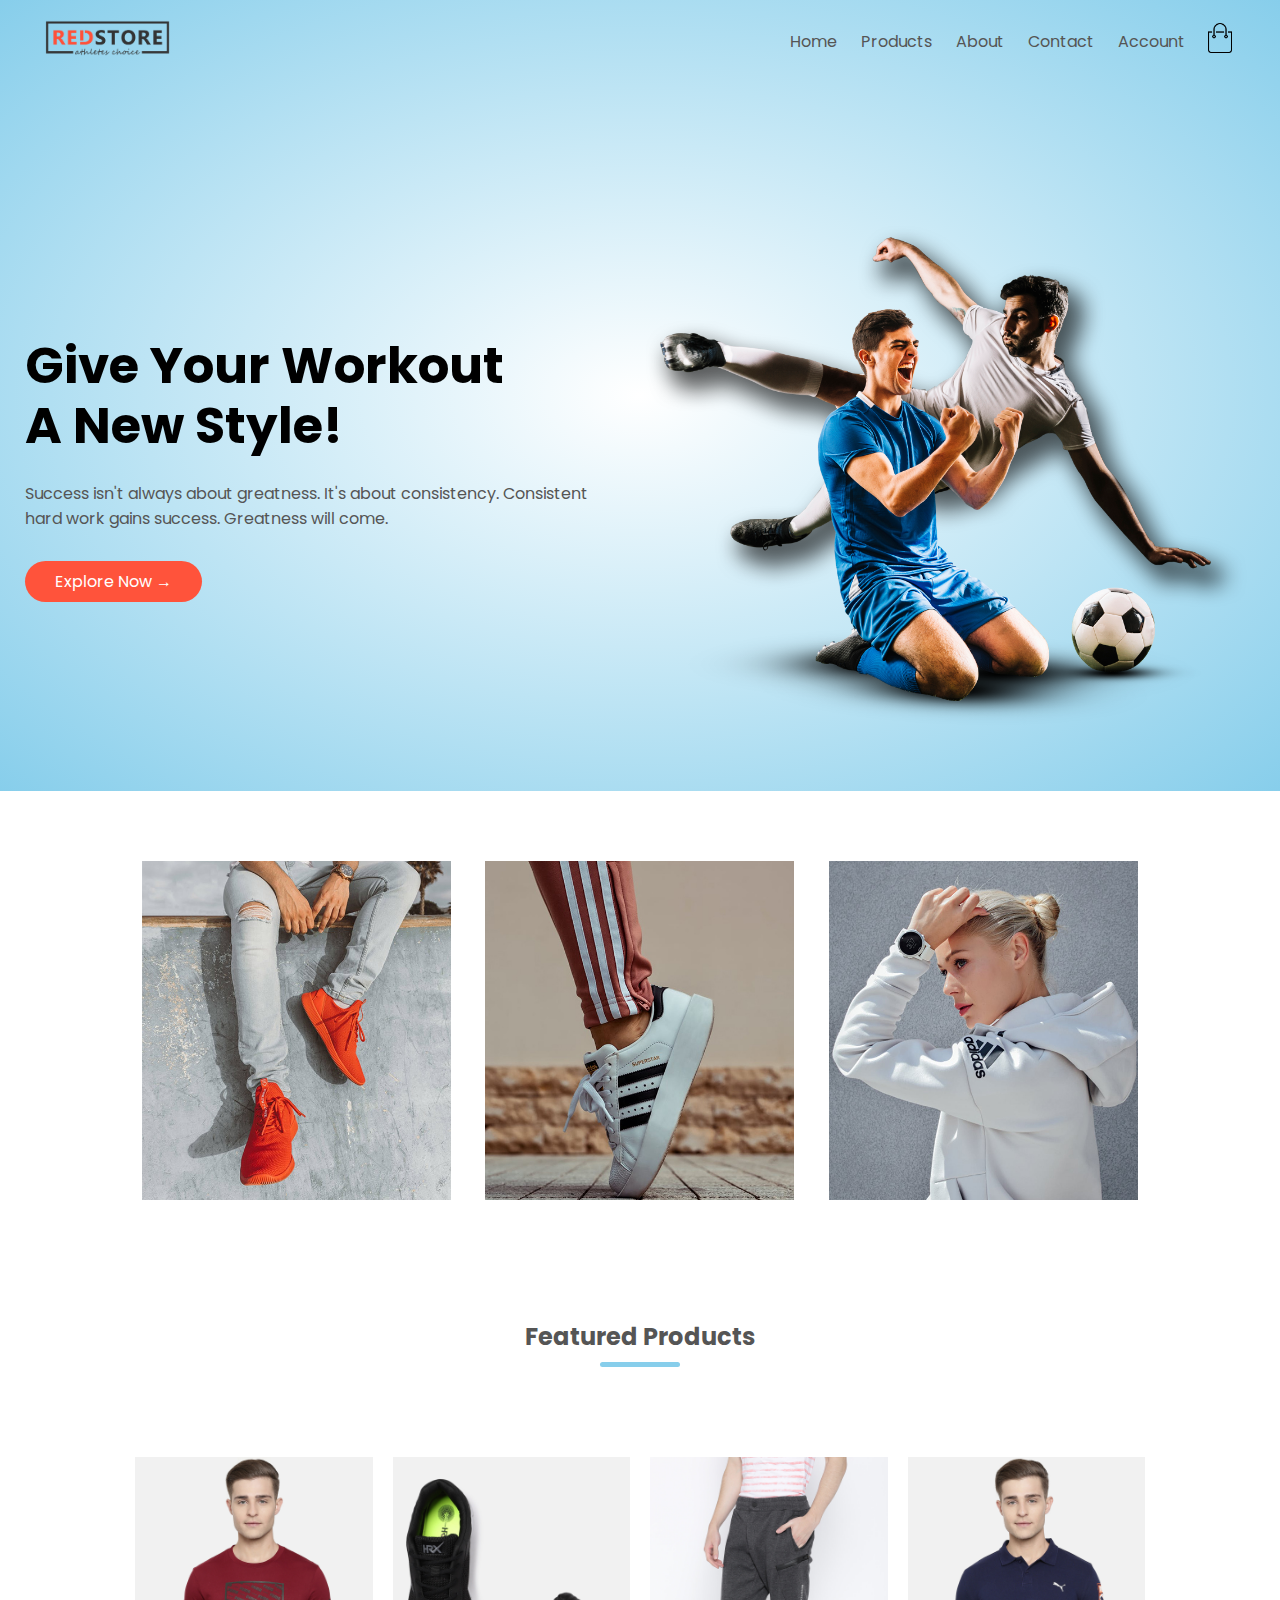
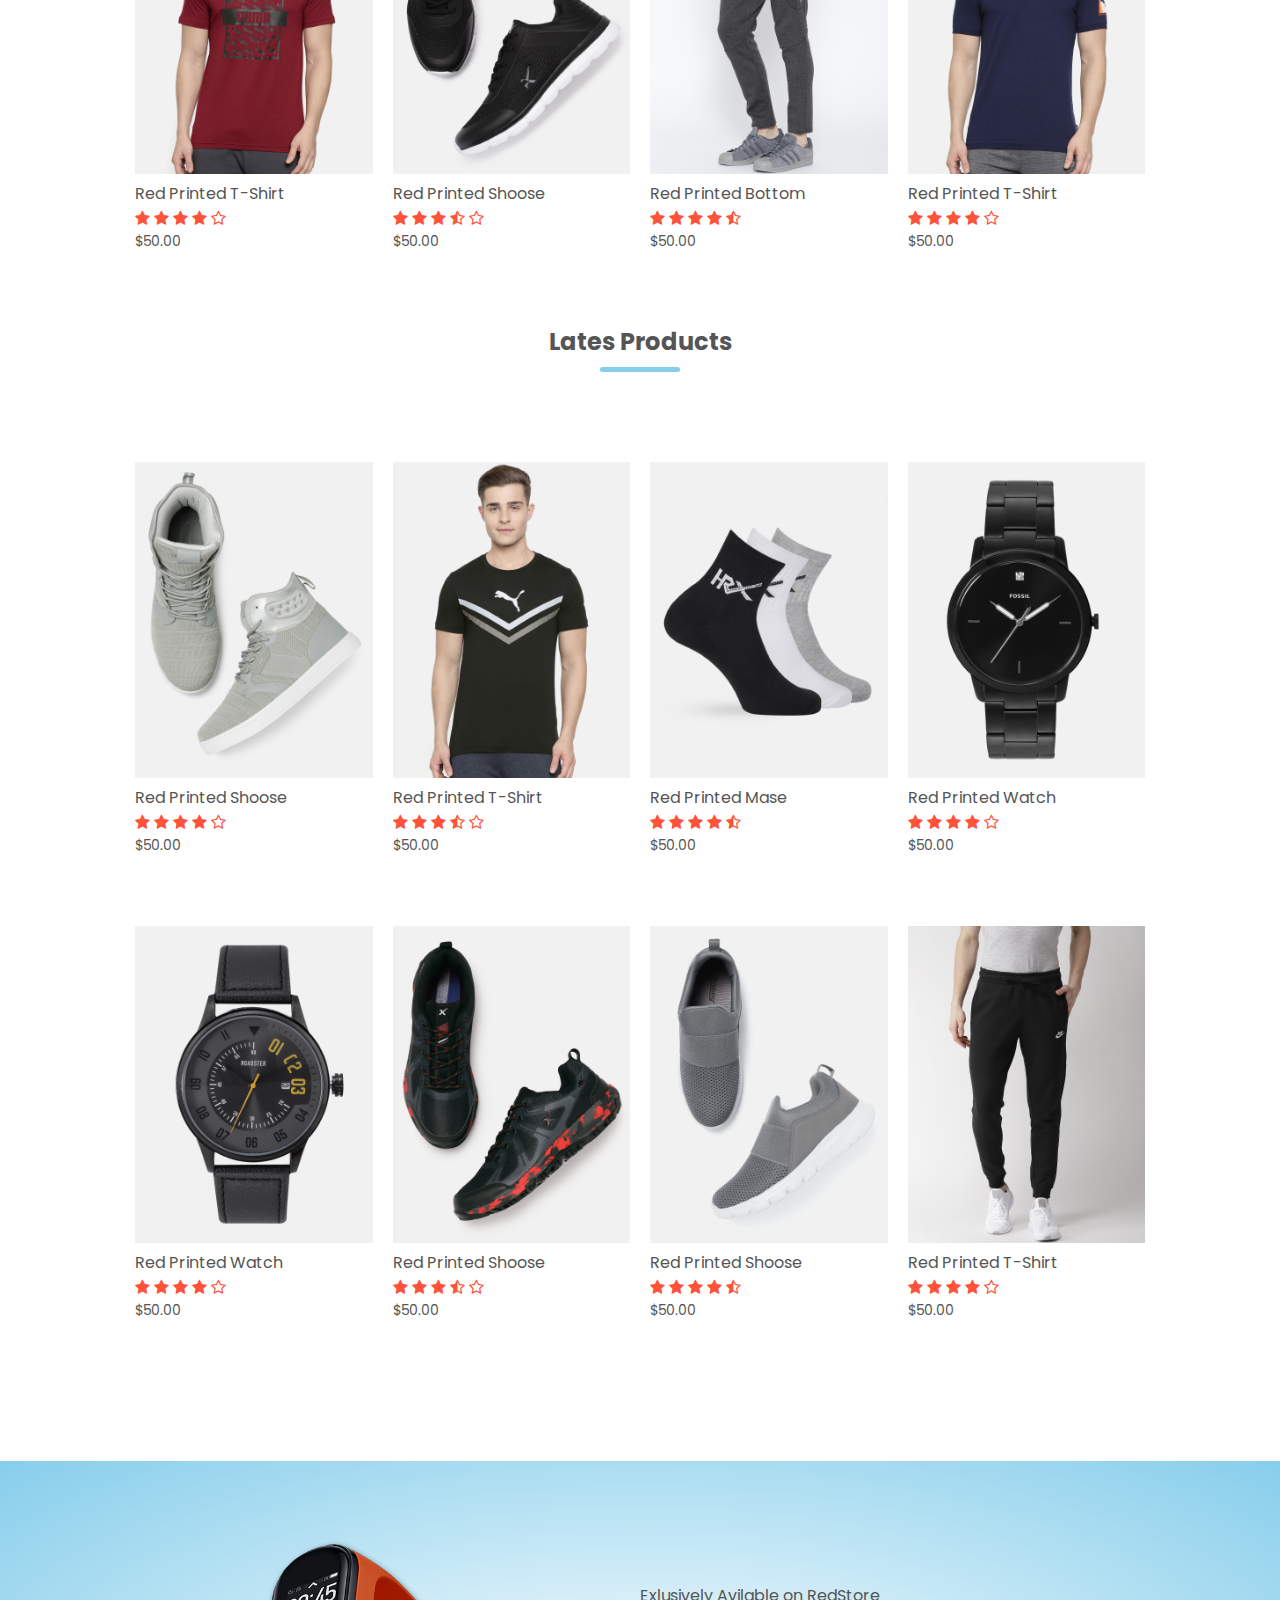
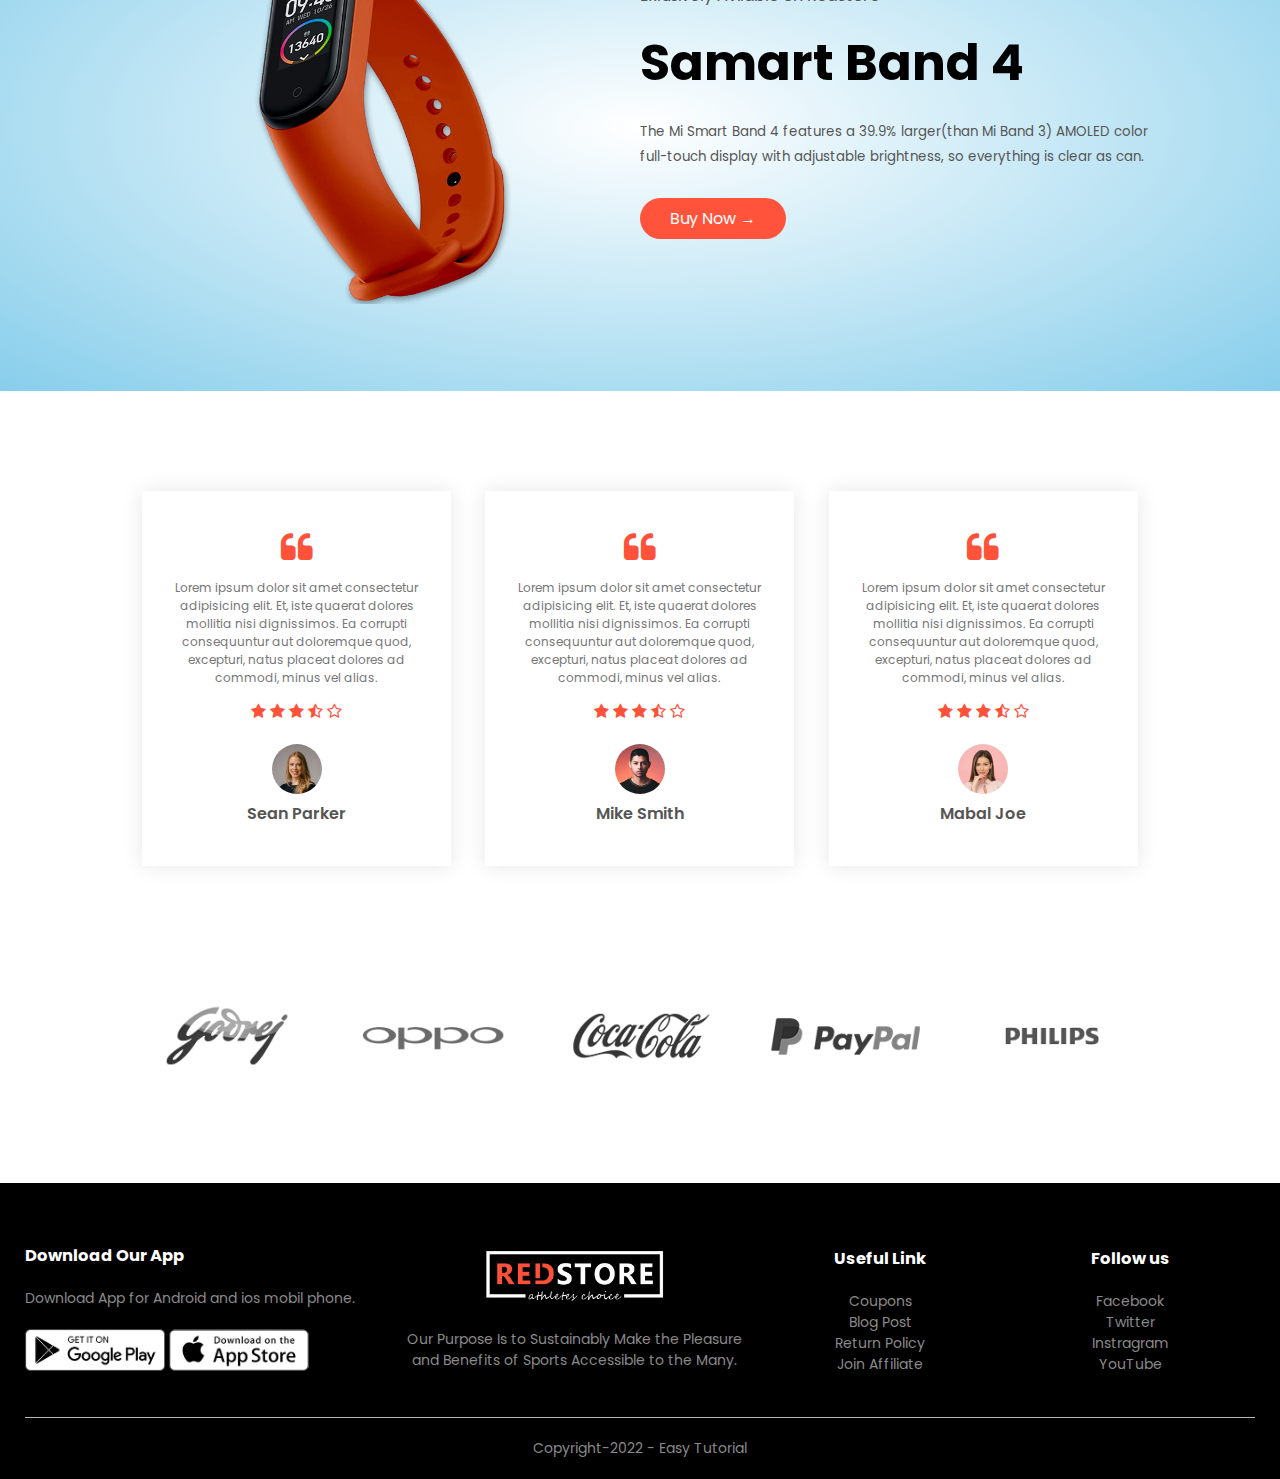
<file: eCommerce/E-commerce web site/index.html>
<!DOCTYPE html>
<html lang="en">
<head>
    <meta charset="UTF-8">
    <meta http-equiv="X-UA-Compatible" content="IE=edge">
    <meta name="viewport" content="width=device-width, initial-scale=1.0">
    <title> All Products - RedStore </title>

    <!---stylesheet-->
    <link rel="stylesheet" href="./style.css">

    <!---google font link-->
    <link rel="preconnect" href="https://fonts.googleapis.com">
    <link rel="preconnect" href="https://fonts.gstatic.com" crossorigin>
    <link href="https://fonts.googleapis.com/css2?family=Poppins:ital,wght@0,500;0,700;1,300;1,400;1,600&display=swap" rel="stylesheet">

    <!-----font awesome  cdn /content delivery network -->
    <link rel="stylesheet" href="https://cdnjs.cloudflare.com/ajax/libs/font-awesome/4.7.0/css/font-awesome.min.css">

</head>
<body>

<!-------- header ------>

<div class="header">
  <div class="container">

    <div class="navbar">
          <div class="logo">
               <a href="./index.html"><img src="./images/logo.png" width="125px"></a>
          </div>
          <nav >
              <ul id="MenuItems">
                  <li><a href="./index.html">Home</a></li>
                  <li><a href="./products.html">Products</a></li>
                  <li><a href="">About</a></li>
                  <li><a href="">Contact</a></li>
                  <li><a href="./account.html">Account</a></li>
              </ul>
          </nav>

          <a href="./cart.html"><img src="./images/cart.png" width="30px" height="30px"></a>
          <img src="./images/menu.png" class="menu-icon" onclick="menutoggle()">
    </div>

    <div class="row">
        <div class="col-2">
             <h1>Give Your Workout <br> A New Style!</h1>
             <p>
                Success isn't always about greatness. It's about consistency. Consistent <br> hard work gains success. Greatness will come.
             </p>
             <a href="" class="btn">Explore Now &#8594;</a>
        </div>
        <div class="col-2">
             <img src="./images/image1.png">
        </div>
    </div>
  </div> 
</div>


<!-------------------- featured categories -------------------->
             
            <div class="categories">
                <div class="small-container">
                   <div class="row">
                        <div class="col-3">
                            <img src="./images/category-1.jpg" >
                        </div>
                        <div class="col-3">
                            <img src="./images/category-2.jpg" >
                        </div>
                        <div class="col-3">
                            <img src="./images/category-3.jpg" >
                        </div>
                   </div>
                </div>   
            </div>

<!-------------------- featured products -------------------->            
 
                <div class="small-container">
                    <h2 class="title">Featured Products</h2>
                    <div class="row">
                        <div class="col-4">
                            <a href="./product details.html"><img src="./images/product-1.jpg"></a>
                            <a href="./product details.html"><h4>Red Printed T-Shirt</h4></a>
                            <div class="rating">
                                <i class="fa fa-star" ></i>
                                <i class="fa fa-star" ></i>
                                <i class="fa fa-star" ></i>
                                <i class="fa fa-star" ></i>
                                <i class="fa fa-star-o" ></i>
                            </div>
                            <p>$50.00</p>
                        </div>

                        <div class="col-4">
                            <img src="./images/product-2.jpg">
                            <h4>Red Printed Shoose</h4>
                            <div class="rating">
                                <i class="fa fa-star" ></i>
                                <i class="fa fa-star" ></i>
                                <i class="fa fa-star" ></i>
                                <i class="fa fa-star-half-o" ></i>
                                <i class="fa fa-star-o" ></i>
                            </div>
                            <p>$50.00</p>
                        </div>

                        <div class="col-4">
                            <img src="./images/product-3.jpg">
                            <h4>Red Printed Bottom</h4>
                            <div class="rating">
                                <i class="fa fa-star" ></i>
                                <i class="fa fa-star" ></i>
                                <i class="fa fa-star" ></i>
                                <i class="fa fa-star" ></i>
                                <i class="fa fa-star-half-o" ></i>
                            </div>
                            <p>$50.00</p>
                        </div>

                        <div class="col-4">
                            <img src="./images/product-4.jpg">
                            <h4>Red Printed T-Shirt</h4>
                            <div class="rating">
                                <i class="fa fa-star" ></i>
                                <i class="fa fa-star" ></i>
                                <i class="fa fa-star" ></i>
                                <i class="fa fa-star" ></i>
                                <i class="fa fa-star-o" ></i>
                            </div>
                            <p>$50.00</p>
                        </div>
                    </div>

                    <h2 class="title">Lates Products</h2>
                    <div class="row">
                        <div class="col-4">
                            <img src="./images/product-5.jpg">
                            <h4>Red Printed Shoose</h4>
                            <div class="rating">
                                <i class="fa fa-star" ></i>
                                <i class="fa fa-star" ></i>
                                <i class="fa fa-star" ></i>
                                <i class="fa fa-star" ></i>
                                <i class="fa fa-star-o" ></i>
                            </div>
                            <p>$50.00</p>
                        </div>

                        <div class="col-4">
                            <img src="./images/product-6.jpg">
                            <h4>Red Printed T-Shirt</h4>
                            <div class="rating">
                                <i class="fa fa-star" ></i>
                                <i class="fa fa-star" ></i>
                                <i class="fa fa-star" ></i>
                                <i class="fa fa-star-half-o" ></i>
                                <i class="fa fa-star-o" ></i>
                            </div>
                            <p>$50.00</p>
                        </div>

                        <div class="col-4">
                            <img src="./images/product-7.jpg">
                            <h4>Red Printed Mase</h4>
                            <div class="rating">
                                <i class="fa fa-star" ></i>
                                <i class="fa fa-star" ></i>
                                <i class="fa fa-star" ></i>
                                <i class="fa fa-star" ></i>
                                <i class="fa fa-star-half-o" ></i>
                            </div>
                            <p>$50.00</p>
                        </div>

                        <div class="col-4">
                            <img src="./images/product-8.jpg">
                            <h4>Red Printed Watch</h4>
                            <div class="rating">
                                <i class="fa fa-star" ></i>
                                <i class="fa fa-star" ></i>
                                <i class="fa fa-star" ></i>
                                <i class="fa fa-star" ></i>
                                <i class="fa fa-star-o" ></i>
                            </div>
                            <p>$50.00</p>
                        </div>
                    </div>
                    <div class="row">
                        <div class="col-4">
                            <img src="./images/product-9.jpg">
                            <h4>Red Printed Watch</h4>
                            <div class="rating">
                                <i class="fa fa-star" ></i>
                                <i class="fa fa-star" ></i>
                                <i class="fa fa-star" ></i>
                                <i class="fa fa-star" ></i>
                                <i class="fa fa-star-o" ></i>
                            </div>
                            <p>$50.00</p>
                        </div>

                        <div class="col-4">
                            <img src="./images/product-10.jpg">
                            <h4>Red Printed Shoose</h4>
                            <div class="rating">
                                <i class="fa fa-star" ></i>
                                <i class="fa fa-star" ></i>
                                <i class="fa fa-star" ></i>
                                <i class="fa fa-star-half-o" ></i>
                                <i class="fa fa-star-o" ></i>
                            </div>
                            <p>$50.00</p>
                        </div>

                        <div class="col-4">
                            <img src="./images/product-11.jpg">
                            <h4>Red Printed Shoose</h4>
                            <div class="rating">
                                <i class="fa fa-star" ></i>
                                <i class="fa fa-star" ></i>
                                <i class="fa fa-star" ></i>
                                <i class="fa fa-star" ></i>
                                <i class="fa fa-star-half-o" ></i>
                            </div>
                            <p>$50.00</p>
                        </div>

                        <div class="col-4">
                            <img src="./images/product-12.jpg">
                            <h4>Red Printed T-Shirt</h4>
                            <div class="rating">
                                <i class="fa fa-star" ></i>
                                <i class="fa fa-star" ></i>
                                <i class="fa fa-star" ></i>
                                <i class="fa fa-star" ></i>
                                <i class="fa fa-star-o" ></i>
                            </div>
                            <p>$50.00</p>
                        </div>
                    </div>
                </div>

        <!-------offer ------->
            <div class="offer">
                <div class="small-container">
                    <div class="row">
                        <div class="col-2">
                            <img src="./images/exclusive.png" class="offer-img">
                        </div>
                        <div class="col-2">
                             <p>Exlusively Avilable on RedStore</p>
                             <h1>Samart Band 4</h1>
                             <small>
                                The Mi Smart Band 4 features a 39.9% larger(than Mi Band 3) AMOLED color full-touch display with adjustable brightness, so everything is clear as can.
                             </small>
                             <a href="" class="btn">Buy Now &#8594;</a>
                        </div>
                    </div>
                </div>
            </div> 
            
        <!-------testimonial ------->
        <div class="testimonial">
            <div class="small-container">
                <div class="row">
                    <div class="col-3">
                        <i class="fa fa-quote-left" ></i>
                        <p>
                            Lorem ipsum dolor sit amet consectetur adipisicing elit. Et, iste quaerat dolores mollitia nisi dignissimos. Ea corrupti consequuntur aut doloremque quod, excepturi, natus placeat dolores ad commodi, minus vel alias.
                        </p>
                        <div class="rating">
                            <i class="fa fa-star" ></i>
                            <i class="fa fa-star" ></i>
                            <i class="fa fa-star" ></i>
                            <i class="fa fa-star-half-o" ></i>
                            <i class="fa fa-star-o" ></i>
                        </div>
                        <img src="./images/user-1.png" >
                        <h3>Sean Parker</h3>
                    </div>

                    <div class="col-3">
                        <i class="fa fa-quote-left" ></i>
                        <p>
                            Lorem ipsum dolor sit amet consectetur adipisicing elit. Et, iste quaerat dolores mollitia nisi dignissimos. Ea corrupti consequuntur aut doloremque quod, excepturi, natus placeat dolores ad commodi, minus vel alias.
                        </p>
                        <div class="rating">
                            <i class="fa fa-star" ></i>
                            <i class="fa fa-star" ></i>
                            <i class="fa fa-star" ></i>
                            <i class="fa fa-star-half-o" ></i>
                            <i class="fa fa-star-o" ></i>
                        </div>
                        <img src="./images/user-2.png" >
                        <h3>Mike Smith</h3>
                    </div>

                    <div class="col-3">
                        <i class="fa fa-quote-left" ></i>
                        <p>
                            Lorem ipsum dolor sit amet consectetur adipisicing elit. Et, iste quaerat dolores mollitia nisi dignissimos. Ea corrupti consequuntur aut doloremque quod, excepturi, natus placeat dolores ad commodi, minus vel alias.
                        </p>
                        <div class="rating">
                            <i class="fa fa-star" ></i>
                            <i class="fa fa-star" ></i>
                            <i class="fa fa-star" ></i>
                            <i class="fa fa-star-half-o" ></i>
                            <i class="fa fa-star-o" ></i>
                        </div>
                        <img src="./images/user-3.png" >
                        <h3>Mabal Joe</h3>
                    </div>
                </div>
            </div>
        </div>

     <!-------brands ------->   
        <div class="brands">
            <div class="small-container">
                <div class="row">
                    <div class="col-5">
                        <img src="./images/logo-godrej.png">
                    </div>
                    <div class="col-5">
                        <img src="./images/logo-oppo.png">
                    </div>
                    <div class="col-5">
                        <img src="./images/logo-coca-cola.png">
                    </div>
                    <div class="col-5">
                        <img src="./images/logo-paypal.png">
                    </div>
                    <div class="col-5">
                        <img src="./images/logo-philips.png">
                    </div>
                </div>
            </div>
        </div>

 <!-------footer ------->   
        <div class="footer">
            <div class="container">
                <div class="row">
                    <div class="footer-col-1">
                        <h3>Download Our App</h3>
                        <p>Download App for Android and ios mobil phone.</p>
                        <div class="app-logo">
                            <img src="./images/play-store.png">
                            <img src="./images/app-store.png">
                        </div>
                    </div>
                    <div class="footer-col-2">
                        <img src="./images/logo-white.png">
                        <p>Our Purpose Is to Sustainably Make the Pleasure and Benefits of Sports Accessible to the Many.</p>
                    </div>
                    <div class="footer-col-3">
                        <h3>Useful Link</h3>
                        <ul>
                            <li>Coupons</li>
                            <li>Blog Post</li>
                            <li>Return Policy</li>
                            <li>Join Affiliate</li>
                        </ul>
                    </div>
                    <div class="footer-col-4">
                        <h3>Follow us</h3>
                        <ul>
                            <li>Facebook</li>
                            <li>Twitter</li>
                            <li>Instragram</li>
                            <li>YouTube</li>
                        </ul>
                    </div>
                </div>
                <hr>
                <p class="Copyright">Copyright-2022 - Easy Tutorial</p>
            </div>
        </div>

<!-------js for toggle menu--------->

       <script>
            var MenuItems = document.getElementById("MenuItems");
            MenuItems.style.maxHeight = "0px";

            function menutoggle(){
                if( MenuItems.style.maxHeight == "0px"){

                    MenuItems.style.maxHeight = "200px";
                }
                else{
                    MenuItems.style.maxHeight = "0px";
                }
            }

       </script>


</body>
</html>
</file>
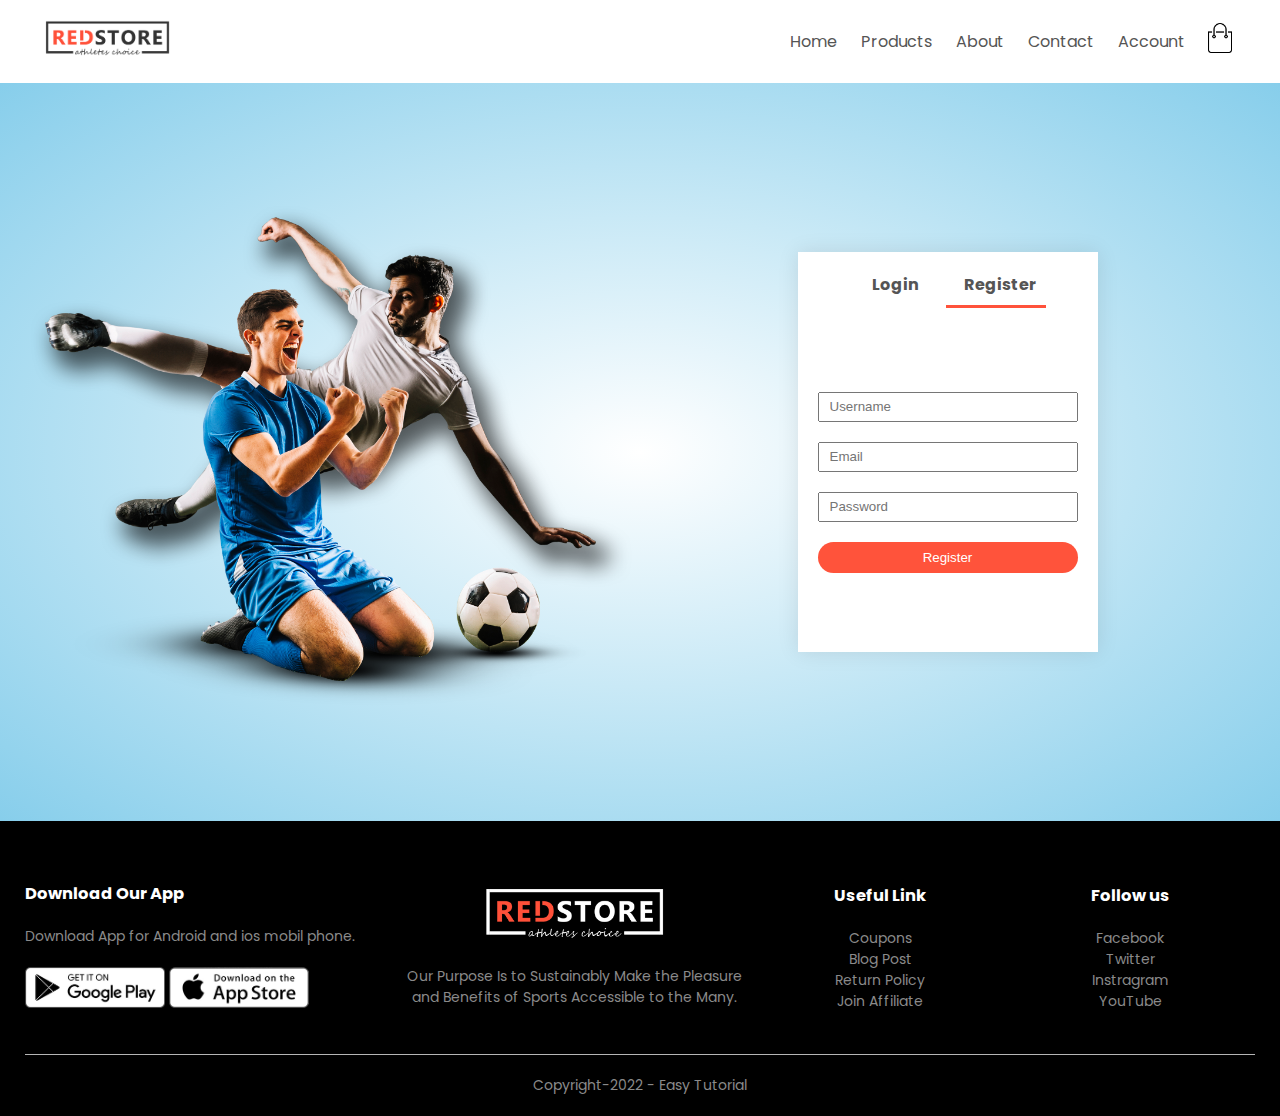
<file: eCommerce/E-commerce web site/account.html>
<!DOCTYPE html>
<html lang="en">
<head>
    <meta charset="UTF-8">
    <meta http-equiv="X-UA-Compatible" content="IE=edge">
    <meta name="viewport" content="width=device-width, initial-scale=1.0">
    <title>RedStore | Ecommerce Website Design</title>

    <!---stylesheet-->
    <link rel="stylesheet" href="./style.css">

    <!---google font link-->
    <link rel="preconnect" href="https://fonts.googleapis.com">
    <link rel="preconnect" href="https://fonts.gstatic.com" crossorigin>
    <link href="https://fonts.googleapis.com/css2?family=Poppins:ital,wght@0,500;0,700;1,300;1,400;1,600&display=swap" rel="stylesheet">

    <!-----font awesome 4 cdn/content delivery network -->
    <link rel="stylesheet" href="https://cdnjs.cloudflare.com/ajax/libs/font-awesome/4.7.0/css/font-awesome.min.css">

</head>
<body>

<!-------- header ------>
  <div class="container">

    <div class="navbar">
          <div class="logo">
               <a href="./index.html"><img src="./images/logo.png" width="125 px"></a>
          </div>
          <nav >
              <ul id="MenuItems">
                  <li><a href="./index.html">Home</a></li>
                  <li><a href="./products.html">Products</a></li>
                  <li><a href="">About</a></li>
                  <li><a href="">Contact</a></li>
                  <li><a href="./account.html">Account</a></li>
              </ul>
          </nav>

          <a href="./cart.html"><img src="./images/cart.png" width="30px" height="30px"></a>
          <img src="./images/menu.png" class="menu-icon" onclick="menutoggle()">
    </div> 
  </div> 

   <!-------account page ------->   
        <div class="account-page">
            <div class="container">
                <div class="row">
                    <div class="col-2">
                        <img src="./images/image1.png" width="100%">
                    </div>
                    <div class="col-2">
                        <div class="form-container">
                            <div class="form-btn">
                                <span onclick="login()">Login</span>
                                <span onclick="register()">Register</span>
                                <hr id="indicator">    
                            </div>

                            <form id="Loginform">
                                <input type="text" placeholder="Username">
                                <input type="password" placeholder="Password">
                                
                                <button type="submit" class="btn">Login</button>
                                <a href="">Forgot password</a>
                            </form>
                            <form id="Regform">
                                <input type="text" placeholder="Username">
                                <input type="email" placeholder="Email">
                                <input type="password" placeholder="Password">

                                <button type="submit" class="btn">Register</button>
                            </form>
                        </div>
                    </div>
                </div>
            </div>
        </div>
 
 <!-------footer ------->   
        <div class="footer">
            <div class="container">
                <div class="row">
                    <div class="footer-col-1">
                        <h3>Download Our App</h3>
                        <p>Download App for Android and ios mobil phone.</p>
                        <div class="app-logo">
                            <img src="./images/play-store.png">
                            <img src="./images/app-store.png">
                        </div>
                    </div>
                    <div class="footer-col-2">
                        <img src="./images/logo-white.png">
                        <p>Our Purpose Is to Sustainably Make the Pleasure and Benefits of Sports Accessible to the Many.</p>
                    </div>
                    <div class="footer-col-3">
                        <h3>Useful Link</h3>
                        <ul>
                            <li>Coupons</li>
                            <li>Blog Post</li>
                            <li>Return Policy</li>
                            <li>Join Affiliate</li>
                        </ul>
                    </div>
                    <div class="footer-col-4">
                        <h3>Follow us</h3>
                        <ul>
                            <li>Facebook</li>
                            <li>Twitter</li>
                            <li>Instragram</li>
                            <li>YouTube</li>
                        </ul>
                    </div>
                </div>
                <hr>
                <p class="Copyright">Copyright-2022 - Easy Tutorial</p>
            </div>
        </div>

<!-------js for toggle menu--------->

       <script>
            var MenuItems = document.getElementById("MenuItems");
            MenuItems.style.maxHeight = "0px";

            function menutoggle(){
                if( MenuItems.style.maxHeight == "0px"){

                    MenuItems.style.maxHeight = "200px";
                }
                else{
                    MenuItems.style.maxHeight = "0px";
                }
            }

       </script>

       <!-------js for toggle form--------->

       <script>
           
           var Loginform = document.getElementById("Loginform");
           var Regform =  document.getElementById("Regform");
           var indicator =  document.getElementById("indicator");


           function register(){
               
            Regform.style.transform = "translateX(0px)";
            Loginform.style.transform = "translateX(0px)";
            indicator.style.transform = "translateX(100px)";
           }
           function login(){
               
               Regform.style.transform = "translateX(300px)";
               Loginform.style.transform = "translateX(300px)";
               indicator.style.transform = "translateX(0px)";
          }

       </script>




</body>
</html>
</file>
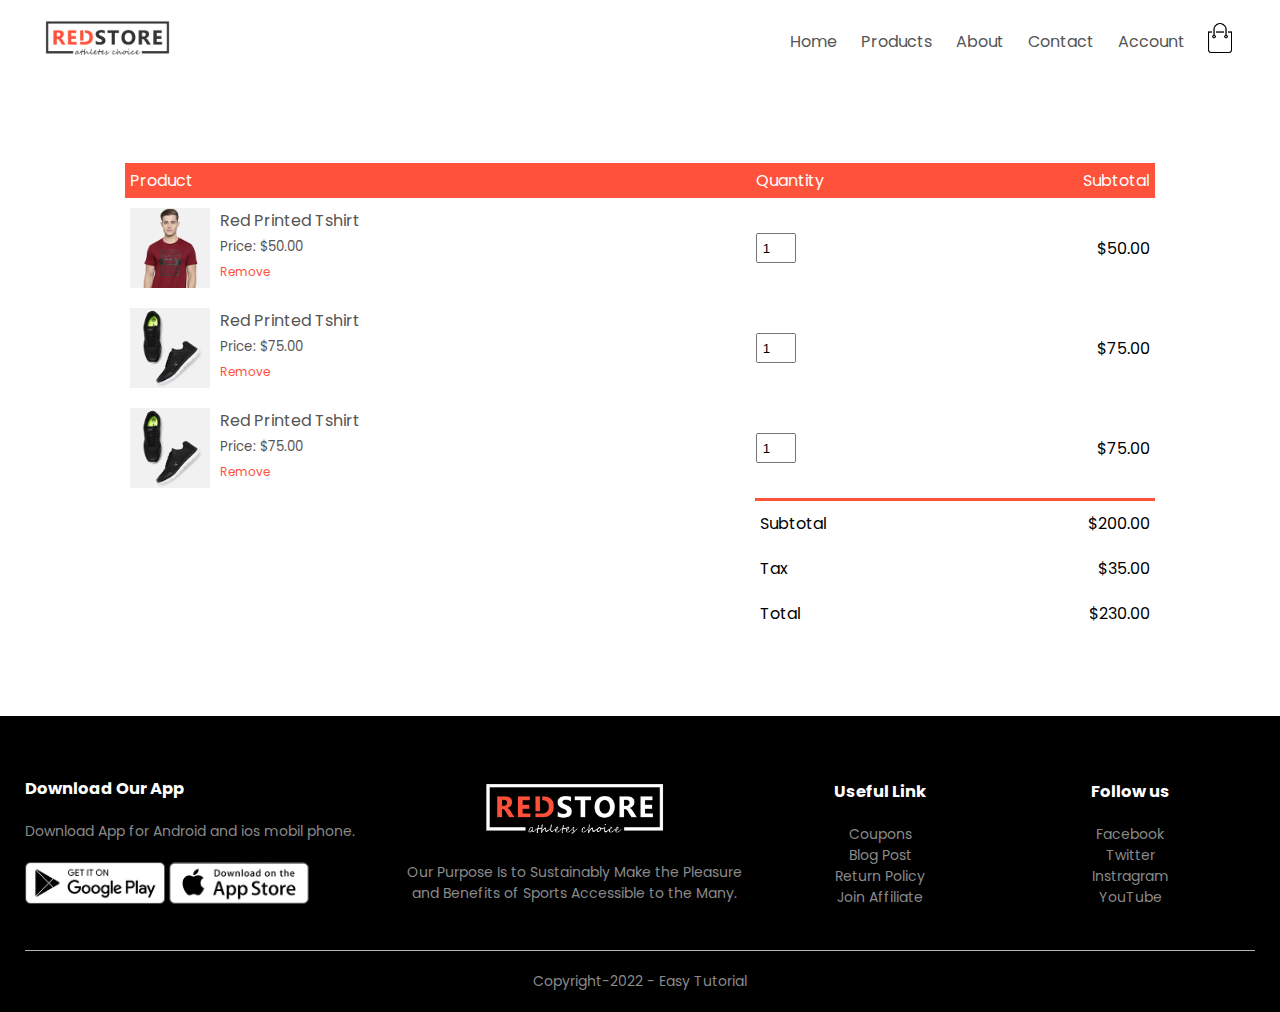
<file: eCommerce/E-commerce web site/cart.html>
<!DOCTYPE html>
<html lang="en">
<head>
    <meta charset="UTF-8">
    <meta http-equiv="X-UA-Compatible" content="IE=edge">
    <meta name="viewport" content="width=device-width, initial-scale=1.0">
    <title>RedStore | Ecommerce Website Design</title>

    <!---stylesheet-->
    <link rel="stylesheet" href="./style.css">

    <!---google font link-->
    <link rel="preconnect" href="https://fonts.googleapis.com">
    <link rel="preconnect" href="https://fonts.gstatic.com" crossorigin>
    <link href="https://fonts.googleapis.com/css2?family=Poppins:ital,wght@0,500;0,700;1,300;1,400;1,600&display=swap" rel="stylesheet">

    <!-----font awesome 4 cdn/content delivery network -->
    <link rel="stylesheet" href="https://cdnjs.cloudflare.com/ajax/libs/font-awesome/4.7.0/css/font-awesome.min.css">

</head>
<body>

<!-------- header ------>
  <div class="container">

    <div class="navbar">
          <div class="logo">
               <a href="./index.html"><img src="./images/logo.png" width="125 px"></a>
          </div>
          <nav >
              <ul id="MenuItems">
                  <li><a href="./index.html">Home</a></li>
                  <li><a href="./products.html">Products</a></li>
                  <li><a href="">About</a></li>
                  <li><a href="">Contact</a></li>
                  <li><a href="./account.html">Account</a></li>
              </ul>
          </nav>

           <a href="./cart.html"><img src="./images/cart.png" width="30px" height="30px"></a>
          <img src="./images/menu.png" class="menu-icon" onclick="menutoggle()">
    </div> 
  </div> 
  
<!-------cart items details-----------> 
  <div class="small-container cart-page">

        <table>
            <tr>
                <th>Product</th>
                <th>Quantity</th>
                <th>Subtotal</th>
            </tr>
            <tr>
                <td>
                    <div class="cart-info">
                        <img src="./images/buy-1.jpg">
                        <div>
                            <p>Red Printed Tshirt</p>
                            <small>Price: $50.00</small>
                            <br>
                            <a href="">Remove</a>
                        </div>
                    </div>
                </td>
                <td>
                    <input type="number" value="1">
                    <td>$50.00</td>
                </td>
            </tr>
            <tr>
                <td>
                    <div class="cart-info">
                        <img src="./images/buy-2.jpg">
                        <div>
                            <p>Red Printed Tshirt</p>
                            <small>Price: $75.00</small>
                            <br>
                            <a href="">Remove</a>
                        </div>
                    </div>
                </td>
                <td>
                    <input type="number" value="1">
                    <td>$75.00</td>
                </td>
            </tr>
            <tr>
                <td>
                    <div class="cart-info">
                        <img src="./images/buy-2.jpg">
                        <div>
                            <p>Red Printed Tshirt</p>
                            <small>Price: $75.00</small>
                            <br>
                            <a href="">Remove</a>
                        </div>
                    </div>
                </td>
                <td>
                    <input type="number" value="1">
                    <td>$75.00</td>
                </td>
            </tr>
        </table>

        <div class="total-price">

            <table>
                <tr>
                    <td>Subtotal</td>
                    <td>$200.00</td>
                </tr>
                <tr>
                    <td>Tax</td>
                    <td>$35.00</td>
                </tr>
                <tr>
                    <td>Total</td>
                    <td>$230.00</td>
                </tr>
            </table>
        </div>
  </div>

 <!-------footer ------->   
        <div class="footer">
            <div class="container">
                <div class="row">
                    <div class="footer-col-1">
                        <h3>Download Our App</h3>
                        <p>Download App for Android and ios mobil phone.</p>
                        <div class="app-logo">
                            <img src="./images/play-store.png">
                            <img src="./images/app-store.png">
                        </div>
                    </div>
                    <div class="footer-col-2">
                        <img src="./images/logo-white.png">
                        <p>Our Purpose Is to Sustainably Make the Pleasure and Benefits of Sports Accessible to the Many.</p>
                    </div>
                    <div class="footer-col-3">
                        <h3>Useful Link</h3>
                        <ul>
                            <li>Coupons</li>
                            <li>Blog Post</li>
                            <li>Return Policy</li>
                            <li>Join Affiliate</li>
                        </ul>
                    </div>
                    <div class="footer-col-4">
                        <h3>Follow us</h3>
                        <ul>
                            <li>Facebook</li>
                            <li>Twitter</li>
                            <li>Instragram</li>
                            <li>YouTube</li>
                        </ul>
                    </div>
                </div>
                <hr>
                <p class="Copyright">Copyright-2022 - Easy Tutorial</p>
            </div>
        </div>

<!-------js for toggle menu--------->

       <script>
            var MenuItems = document.getElementById("MenuItems");
            MenuItems.style.maxHeight = "0px";

            function menutoggle(){
                if( MenuItems.style.maxHeight == "0px"){

                    MenuItems.style.maxHeight = "200px";
                }
                else{
                    MenuItems.style.maxHeight = "0px";
                }
            }

       </script>
</body>
</html>
</file>
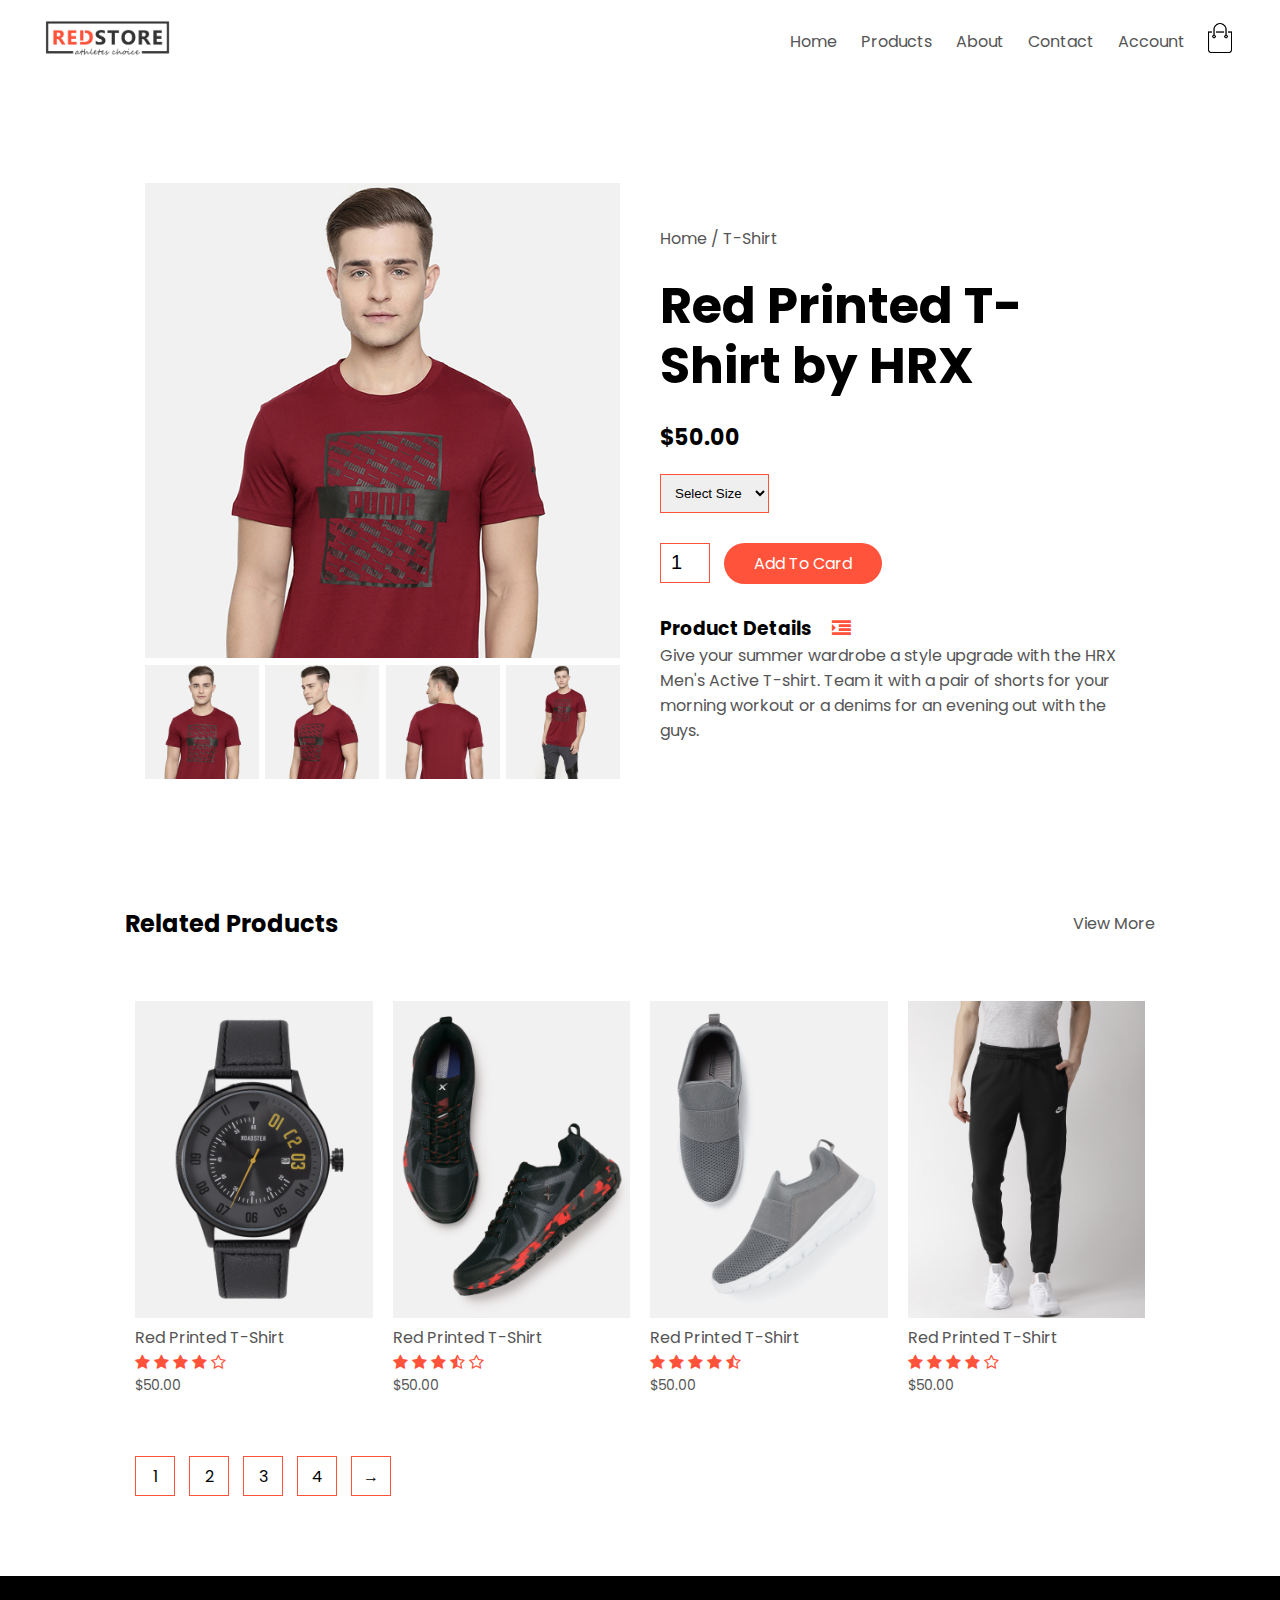
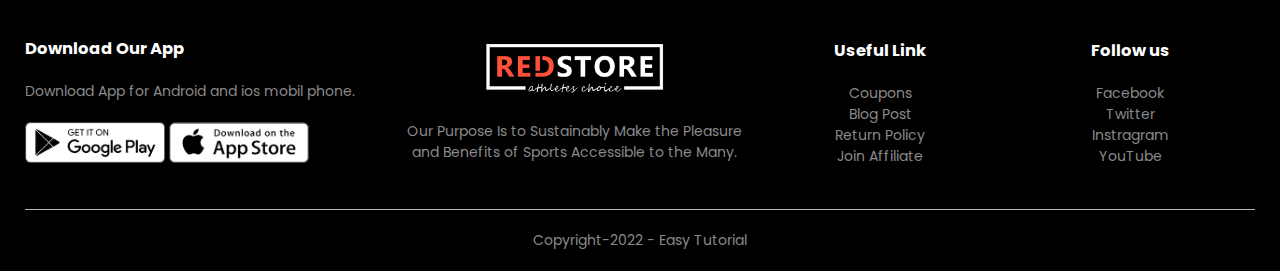
<file: eCommerce/E-commerce web site/product details.html>
<!DOCTYPE html>
<html lang="en">
<head>
    <meta charset="UTF-8">
    <meta http-equiv="X-UA-Compatible" content="IE=edge">
    <meta name="viewport" content="width=device-width, initial-scale=1.0">
    <title>RedStore | Ecommerce Website Design</title>

    <!---stylesheet-->
    <link rel="stylesheet" href="./style.css">

    <!---google font link-->
    <link rel="preconnect" href="https://fonts.googleapis.com">
    <link rel="preconnect" href="https://fonts.gstatic.com" crossorigin>
    <link href="https://fonts.googleapis.com/css2?family=Poppins:ital,wght@0,500;0,700;1,300;1,400;1,600&display=swap" rel="stylesheet">

    <!-----font awesome 4 cdn/content delivery network -->
    <link rel="stylesheet" href="https://cdnjs.cloudflare.com/ajax/libs/font-awesome/4.7.0/css/font-awesome.min.css">

</head>
<body>

<!-------- header ------>
  <div class="container">

    <div class="navbar">
          <div class="logo">
               <a href="./index.html"><img src="./images/logo.png" width="125 px"></a>
          </div>
          <nav >
              <ul id="MenuItems">
                  <li><a href="./index.html">Home</a></li>
                  <li><a href="./products.html">Products</a></li>
                  <li><a href="">About</a></li>
                  <li><a href="">Contact</a></li>
                  <li><a href="./account.html">Account</a></li>
              </ul>
          </nav>

           <a href="./cart.html"><img src="./images/cart.png" width="30px" height="30px"></a>
          <img src="./images/menu.png" class="menu-icon" onclick="menutoggle()">
    </div> 
  </div>         
 
  <!-------- single product details-------------->
                <div class="small-container single-product">
                    <div class="row">
                        <div class="col-2">
                            <img src="./images/gallery-1.jpg" width="100%" id="ProductImg">

                            <div class="smal-img-row">
                                <div class="small-img-col">
                                    <img src="./images/gallery-1.jpg" width="100%" class="small-img">
                                </div>
                                <div class="small-img-col">
                                    <img src="./images/gallery-2.jpg" width="100%" class="small-img">
                                </div>
                                <div class="small-img-col">
                                    <img src="./images/gallery-3.jpg" width="100%" class="small-img">
                                </div>
                                <div class="small-img-col">
                                    <img src="./images/gallery-4.jpg" width="100%" class="small-img">
                                </div>
                            </div>
                        </div>
                        <div class="col-2">
                            <p>Home / T-Shirt</p>
                            <h1>Red Printed T-Shirt by HRX</h1>
                            <h4>$50.00</h4>
                            <select>
                                <option>Select Size</option>
                                <option>XXL</option>
                                <option>XL</option>
                                <option>Large</option>
                                <option>Medium</option>
                                <option>Small</option>
                            </select>
                            <input type="number" value="1">
                            <a href="" class="btn">Add To Card</a>

                            <h3>Product Details<i class="fa fa-indent"></i> </h3>
                            <p>Give your summer wardrobe a style upgrade with the HRX Men's Active T-shirt. Team it with a pair of shorts for your morning workout or a denims for an evening out with the guys.</p>

                        </div>
                    </div>
                </div>  

                 <!-------- title --------------->
                <div class="small-container">
                     <div class="row row-2">
                         <h2>Related Products</h2>
                         <p>View More</p>
                     </div>
                </div>    


                 <!-------- products --------------->

                <div class="small-container">  
                    <div class="row">
                        <div class="col-4">
                            <img src="./images/product-9.jpg">
                            <h4>Red Printed T-Shirt</h4>
                            <div class="rating">
                                <i class="fa fa-star" ></i>
                                <i class="fa fa-star" ></i>
                                <i class="fa fa-star" ></i>
                                <i class="fa fa-star" ></i>
                                <i class="fa fa-star-o" ></i>
                            </div>
                            <p>$50.00</p>
                        </div>

                        <div class="col-4">
                            <img src="./images/product-10.jpg">
                            <h4>Red Printed T-Shirt</h4>
                            <div class="rating">
                                <i class="fa fa-star" ></i>
                                <i class="fa fa-star" ></i>
                                <i class="fa fa-star" ></i>
                                <i class="fa fa-star-half-o" ></i>
                                <i class="fa fa-star-o" ></i>
                            </div>
                            <p>$50.00</p>
                        </div>

                        <div class="col-4">
                            <img src="./images/product-11.jpg">
                            <h4>Red Printed T-Shirt</h4>
                            <div class="rating">
                                <i class="fa fa-star" ></i>
                                <i class="fa fa-star" ></i>
                                <i class="fa fa-star" ></i>
                                <i class="fa fa-star" ></i>
                                <i class="fa fa-star-half-o" ></i>
                            </div>
                            <p>$50.00</p>
                        </div>

                        <div class="col-4">
                            <img src="./images/product-12.jpg">
                            <h4>Red Printed T-Shirt</h4>
                            <div class="rating">
                                <i class="fa fa-star" ></i>
                                <i class="fa fa-star" ></i>
                                <i class="fa fa-star" ></i>
                                <i class="fa fa-star" ></i>
                                <i class="fa fa-star-o" ></i>
                            </div>
                            <p>$50.00</p>
                        </div>
                    </div>
                    <div class="page-btn">
                        <span>1</span>
                        <span>2</span>
                        <span>3</span>
                        <span>4</span>
                        <span>&#8594;</span>
                    </div>
                </div>

 <!-------footer ------->   
        <div class="footer">
            <div class="container">
                <div class="row">
                    <div class="footer-col-1">
                        <h3>Download Our App</h3>
                        <p>Download App for Android and ios mobil phone.</p>
                        <div class="app-logo">
                            <img src="./images/play-store.png">
                            <img src="./images/app-store.png">
                        </div>
                    </div>
                    <div class="footer-col-2">
                        <img src="./images/logo-white.png">
                        <p>Our Purpose Is to Sustainably Make the Pleasure and Benefits of Sports Accessible to the Many.</p>
                    </div>
                    <div class="footer-col-3">
                        <h3>Useful Link</h3>
                        <ul>
                            <li>Coupons</li>
                            <li>Blog Post</li>
                            <li>Return Policy</li>
                            <li>Join Affiliate</li>
                        </ul>
                    </div>
                    <div class="footer-col-4">
                        <h3>Follow us</h3>
                        <ul>
                            <li>Facebook</li>
                            <li>Twitter</li>
                            <li>Instragram</li>
                            <li>YouTube</li>
                        </ul>
                    </div>
                </div>
                <hr>
                <p class="Copyright">Copyright-2022 - Easy Tutorial</p>
            </div>
        </div>

<!-------js for toggle menu--------->

       <script>
            var MenuItems = document.getElementById("MenuItems");
            MenuItems.style.maxHeight = "0px";

            function menutoggle(){
                if( MenuItems.style.maxHeight == "0px"){

                    MenuItems.style.maxHeight = "200px";
                }
                else{
                    MenuItems.style.maxHeight = "0px";
                }
            }

       </script>

<!------- js for product gallery --------->

        <script>
              
              var ProductImg = document.getElementById("ProductImg");
              var SmallImg = document.getElementsByClassName("small-img");


              SmallImg[0].onclick = function()
              {
                 ProductImg.src = SmallImg[0].src;
              }
              SmallImg[1].onclick = function()
              {
                 ProductImg.src = SmallImg[1].src;
              }
              SmallImg[2].onclick = function()
              {
                 ProductImg.src = SmallImg[2].src;
              }
              SmallImg[3].onclick = function()
              {
                 ProductImg.src = SmallImg[3].src;
              }
        </script>

</body>
</html>
</file>
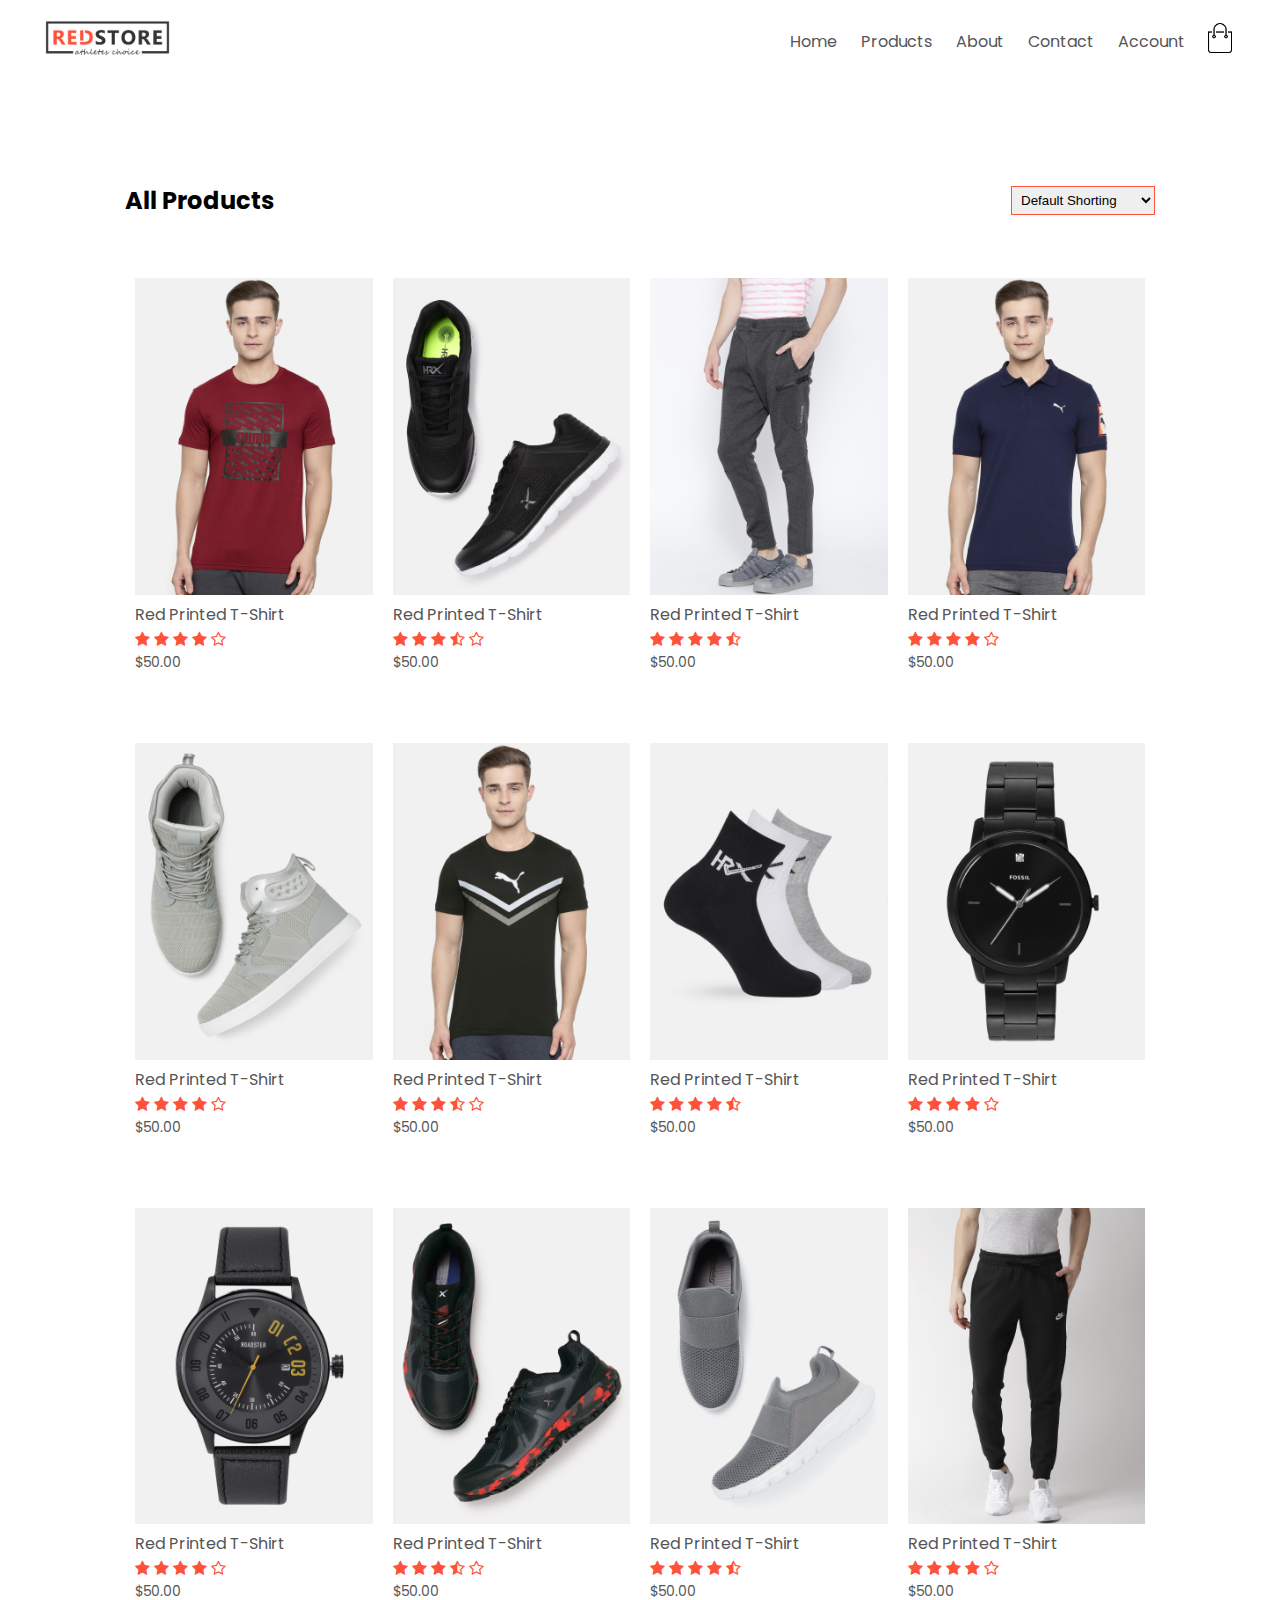
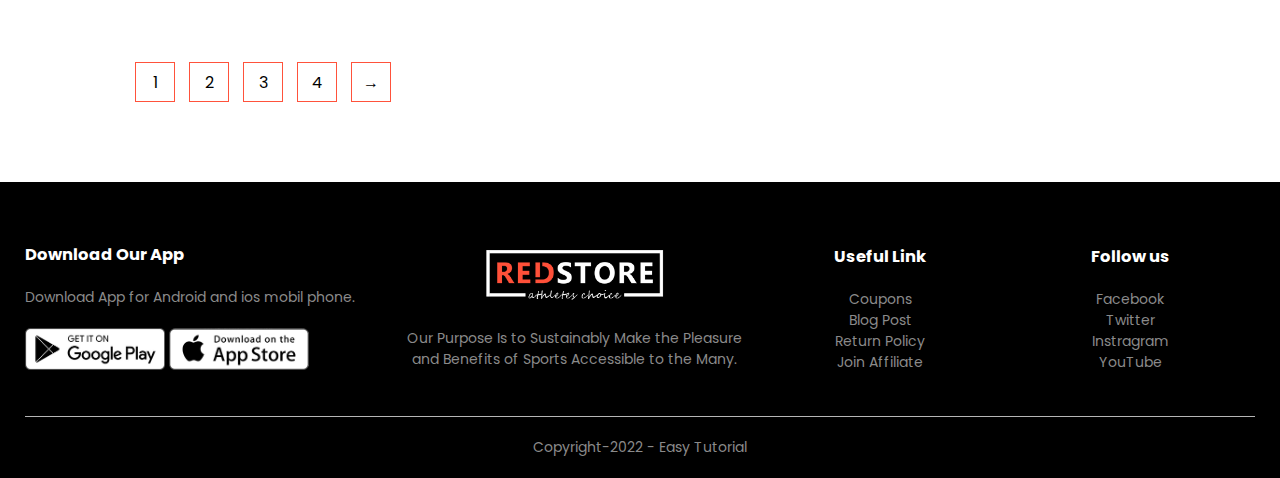
<file: eCommerce/E-commerce web site/products.html>
<!DOCTYPE html>
<html lang="en">
<head>
    <meta charset="UTF-8">
    <meta http-equiv="X-UA-Compatible" content="IE=edge">
    <meta name="viewport" content="width=device-width, initial-scale=1.0">
    <title>RedStore | Ecommerce Website Design</title>

    <!---stylesheet-->
    <link rel="stylesheet" href="./style.css">

    <!---google font link-->
    <link rel="preconnect" href="https://fonts.googleapis.com">
    <link rel="preconnect" href="https://fonts.gstatic.com" crossorigin>
    <link href="https://fonts.googleapis.com/css2?family=Poppins:ital,wght@0,500;0,700;1,300;1,400;1,600&display=swap" rel="stylesheet">

    <!-----font awesome 4 cdn -->
    <link rel="stylesheet" href="https://cdnjs.cloudflare.com/ajax/libs/font-awesome/4.7.0/css/font-awesome.min.css">

</head>
<body>

<!-------- header ------>
  <div class="container">

    <div class="navbar">
          <div class="logo">
               <a href="./index.html"><img src="./images/logo.png" width="125 px"></a>
          </div>
          <nav >
              <ul id="MenuItems">
                  <li><a href="./index.html">Home</a></li>
                  <li><a href="./products.html">Products</a></li>
                  <li><a href="">About</a></li>
                  <li><a href="">Contact</a></li>
                  <li><a href="./account.html">Account</a></li>
              </ul>
          </nav>

           <a href="./cart.html"><img src="./images/cart.png" width="30px" height="30px"></a>
          <img src="./images/menu.png" class="menu-icon" onclick="menutoggle()">
    </div> 
  </div>         
 
                <div class="small-container">

                    <div class="row row-2">
                        <h2>All Products</h2>
                        <select>
                            <option>Default Shorting</option>
                            <option>Short by price</option>
                            <option>Short by popularity</option>
                            <option>Short by rating</option>
                            <option>Short by sale</option>
                        </select>
                    </div>    

                    <div class="row">
                        <div class="col-4">
                            <img src="./images/product-1.jpg">
                            <h4>Red Printed T-Shirt</h4>
                            <div class="rating">
                                <i class="fa fa-star" ></i>
                                <i class="fa fa-star" ></i>
                                <i class="fa fa-star" ></i>
                                <i class="fa fa-star" ></i>
                                <i class="fa fa-star-o" ></i>
                            </div>
                            <p>$50.00</p>
                        </div>

                        <div class="col-4">
                            <img src="./images/product-2.jpg">
                            <h4>Red Printed T-Shirt</h4>
                            <div class="rating">
                                <i class="fa fa-star" ></i>
                                <i class="fa fa-star" ></i>
                                <i class="fa fa-star" ></i>
                                <i class="fa fa-star-half-o" ></i>
                                <i class="fa fa-star-o" ></i>
                            </div>
                            <p>$50.00</p>
                        </div>

                        <div class="col-4">
                            <img src="./images/product-3.jpg">
                            <h4>Red Printed T-Shirt</h4>
                            <div class="rating">
                                <i class="fa fa-star" ></i>
                                <i class="fa fa-star" ></i>
                                <i class="fa fa-star" ></i>
                                <i class="fa fa-star" ></i>
                                <i class="fa fa-star-half-o" ></i>
                            </div>
                            <p>$50.00</p>
                        </div>

                        <div class="col-4">
                            <img src="./images/product-4.jpg">
                            <h4>Red Printed T-Shirt</h4>
                            <div class="rating">
                                <i class="fa fa-star" ></i>
                                <i class="fa fa-star" ></i>
                                <i class="fa fa-star" ></i>
                                <i class="fa fa-star" ></i>
                                <i class="fa fa-star-o" ></i>
                            </div>
                            <p>$50.00</p>
                        </div>
                    </div> 
                    
                    <div class="row">
                        <div class="col-4">
                            <img src="./images/product-5.jpg">
                            <h4>Red Printed T-Shirt</h4>
                            <div class="rating">
                                <i class="fa fa-star" ></i>
                                <i class="fa fa-star" ></i>
                                <i class="fa fa-star" ></i>
                                <i class="fa fa-star" ></i>
                                <i class="fa fa-star-o" ></i>
                            </div>
                            <p>$50.00</p>
                        </div>

                        <div class="col-4">
                            <img src="./images/product-6.jpg">
                            <h4>Red Printed T-Shirt</h4>
                            <div class="rating">
                                <i class="fa fa-star" ></i>
                                <i class="fa fa-star" ></i>
                                <i class="fa fa-star" ></i>
                                <i class="fa fa-star-half-o" ></i>
                                <i class="fa fa-star-o" ></i>
                            </div>
                            <p>$50.00</p>
                        </div>

                        <div class="col-4">
                            <img src="./images/product-7.jpg">
                            <h4>Red Printed T-Shirt</h4>
                            <div class="rating">
                                <i class="fa fa-star" ></i>
                                <i class="fa fa-star" ></i>
                                <i class="fa fa-star" ></i>
                                <i class="fa fa-star" ></i>
                                <i class="fa fa-star-half-o" ></i>
                            </div>
                            <p>$50.00</p>
                        </div>

                        <div class="col-4">
                            <img src="./images/product-8.jpg">
                            <h4>Red Printed T-Shirt</h4>
                            <div class="rating">
                                <i class="fa fa-star" ></i>
                                <i class="fa fa-star" ></i>
                                <i class="fa fa-star" ></i>
                                <i class="fa fa-star" ></i>
                                <i class="fa fa-star-o" ></i>
                            </div>
                            <p>$50.00</p>
                        </div>
                    </div>
                    <div class="row">
                        <div class="col-4">
                            <img src="./images/product-9.jpg">
                            <h4>Red Printed T-Shirt</h4>
                            <div class="rating">
                                <i class="fa fa-star" ></i>
                                <i class="fa fa-star" ></i>
                                <i class="fa fa-star" ></i>
                                <i class="fa fa-star" ></i>
                                <i class="fa fa-star-o" ></i>
                            </div>
                            <p>$50.00</p>
                        </div>

                        <div class="col-4">
                            <img src="./images/product-10.jpg">
                            <h4>Red Printed T-Shirt</h4>
                            <div class="rating">
                                <i class="fa fa-star" ></i>
                                <i class="fa fa-star" ></i>
                                <i class="fa fa-star" ></i>
                                <i class="fa fa-star-half-o" ></i>
                                <i class="fa fa-star-o" ></i>
                            </div>
                            <p>$50.00</p>
                        </div>

                        <div class="col-4">
                            <img src="./images/product-11.jpg">
                            <h4>Red Printed T-Shirt</h4>
                            <div class="rating">
                                <i class="fa fa-star" ></i>
                                <i class="fa fa-star" ></i>
                                <i class="fa fa-star" ></i>
                                <i class="fa fa-star" ></i>
                                <i class="fa fa-star-half-o" ></i>
                            </div>
                            <p>$50.00</p>
                        </div>

                        <div class="col-4">
                            <img src="./images/product-12.jpg">
                            <h4>Red Printed T-Shirt</h4>
                            <div class="rating">
                                <i class="fa fa-star" ></i>
                                <i class="fa fa-star" ></i>
                                <i class="fa fa-star" ></i>
                                <i class="fa fa-star" ></i>
                                <i class="fa fa-star-o" ></i>
                            </div>
                            <p>$50.00</p>
                        </div>
                    </div>
                    <div class="page-btn">
                        <span>1</span>
                        <span>2</span>
                        <span>3</span>
                        <span>4</span>
                        <span>&#8594;</span>
                    </div>




                </div>

 <!-------footer ------->   
        <div class="footer">
            <div class="container">
                <div class="row">
                    <div class="footer-col-1">
                        <h3>Download Our App</h3>
                        <p>Download App for Android and ios mobil phone.</p>
                        <div class="app-logo">
                            <img src="./images/play-store.png">
                            <img src="./images/app-store.png">
                        </div>
                    </div>
                    <div class="footer-col-2">
                        <img src="./images/logo-white.png">
                        <p>Our Purpose Is to Sustainably Make the Pleasure and Benefits of Sports Accessible to the Many.</p>
                    </div>
                    <div class="footer-col-3">
                        <h3>Useful Link</h3>
                        <ul>
                            <li>Coupons</li>
                            <li>Blog Post</li>
                            <li>Return Policy</li>
                            <li>Join Affiliate</li>
                        </ul>
                    </div>
                    <div class="footer-col-4">
                        <h3>Follow us</h3>
                        <ul>
                            <li>Facebook</li>
                            <li>Twitter</li>
                            <li>Instragram</li>
                            <li>YouTube</li>
                        </ul>
                    </div>
                </div>
                <hr>
                <p class="Copyright">Copyright-2022 - Easy Tutorial</p>
            </div>
        </div>

<!-------js for toggle menu--------->

       <script>
            var MenuItems = document.getElementById("MenuItems");
            MenuItems.style.maxHeight = "0px";

            function menutoggle(){
                if( MenuItems.style.maxHeight == "0px"){

                    MenuItems.style.maxHeight = "200px";
                }
                else{
                    MenuItems.style.maxHeight = "0px";
                }
            }





       </script>


</body>
</html>
</file>
<file: eCommerce/E-commerce web site/style.css>
*{
    margin: 0;
    padding: 0;
    box-sizing: border-box;
}
body{
    font-family: 'Poppins', sans-serif;
}
/*------navigation bar------*/
.navbar{
    display: flex;
    align-items: center;
    padding: 20px;
}
nav{
    flex: 1;
    text-align: right;
}
nav ul{
    display: inline-block;
    list-style: none;
}
nav ul li{
    display: inline-block;
    margin-right: 20px;
}
a{
    text-decoration: none;
    color: #555;
}
p{
    color: #555;
}
.container{
    max-width: 1300px;
    margin: auto;
    padding-left: 25px;
    padding-right: 25px;
}
/*------second row------*/
.row{
    display: flex;
    align-items: center;
    flex-wrap: wrap;
    justify-content: space-around;
}
.col-2{
    flex-basis: 50%;
    min-width: 300px;
}
.col-2 img{
    max-width: 100%;
    padding: 50px 0;
}
.col-2 h1{
    font-size: 50px;
    line-height: 60px;
    margin: 25px 0;
}
.btn{
    display: inline-block;
    background: #ff533b;
    color: #fff;
    padding: 8px 30px;
    margin: 30px 0;
    border-radius: 30px;
    transition: all 0.5s;
}
.btn:hover{
    background: #563434;
}
.header{
    background: radial-gradient(#fff,	#87CEEB);
}
.header .row{
    margin-top: 70px;
}

/*-------- featured categories --------------*/
.categories{
    margin: 70px 0;
}
.col-3{
    flex-basis: 30%;
    min-width: 250px;
    margin-bottom: 30px;
}
.col-3 img{
    width: 100%;
}
.small-container{
    max-width: 1080px;
    margin: auto;
    padding-left: 25px;
    padding-right: 25px;
}
/*-------- featured products --------------*/
.col-4{
    flex-basis: 25%;
    padding: 10px;
    min-width: 200px;
    margin-bottom: 50px;
    transition: transform 0.5s;
    cursor: pointer;
}
.col-4 img{
    width: 100%;
}
.title{
    text-align: center;
    margin: 0 auto 80px;
    position: relative;
    line-height: 60px;
    color: #555;
}
.title::after{
    content: "";
    background: #87CEEB;
    width: 80px;
    height: 5px;
    border-radius: 5px;
    position: absolute;
    bottom: 0;
    left: 50%;
    transform: translateX(-50%);
}
.col-4 h4{
    color: #555;
    font-weight: normal;
}
.col-4 p{
    font-size: 14px;
}
.rating .fa{
    color: #ff523b;
}
.col-4:hover{
    transform:translateY(-5px);
}
/*-------offer ---------*/
.offer{
    background: radial-gradient(#fff,#87CEEB);
    margin-top: 80px;
    padding: 30px 0;
}
.col-2 .offer-img{
    padding: 50px;
}
small{
    color: #555;
}
/*-------testimonial ---------*/
.testimonial{
    padding-top: 100px; 
}
.testimonial .col-3{
    text-align: center;
    padding: 40px 20px;
    box-shadow: 0px 0px 20px 0px rgba(0,0,0,0.1);
    cursor: pointer;
    transition: transform 0.5s;
}
.testimonial .col-3 img{
    width: 50px;
    margin-top: 20px;
    border-radius: 50%;
}
.testimonial .col-3:hover{
    transform: translateY(-10px);
}
.fa.fa-quote-left{
    font-size: 34px;
    color: #ff523b;
}
.testimonial .col-3 p{
    font-size: 12px;
    margin: 12px 0;
    color: #777;
}
.testimonial .col-3 h3{
    font-weight: 600;
    color: #555;
    font-size: 16px;
}
/*-------brands ---------*/
.brands{
    margin: 100px auto;
}
.col-5{
    width: 160px;
}
.col-5 img{
    width: 100%;
    cursor: pointer;
    filter: grayscale(100%);
}
.col-5 img:hover{
    filter: grayscale(0);
}
/*-------footer ---------*/
.footer{
    background: #000;
    color: #8a8a8a;
    font-size: 14px;
    padding: 60px 0 20px;
}
.footer p{
    color: #8a8a8a;
}
.footer h3{
    color: #fff;
    margin-bottom: 20px;
}
.footer-col-1, .footer-col-2, .footer-col-3, .footer-col-4{
    min-width: 250px;
    margin-bottom: 20px;
}
.footer-col-1{
    flex-basis: 30%;
}
.footer-col-2{
    flex: 1;
    text-align: center;
}
.footer-col-2 img{
    width: 180px;
    margin-bottom: 20px;
}
.footer-col-3, .footer-col-4{
    flex-basis: 12px;
    text-align: center;
}
ul{
    list-style: none;
}
.app-logo{
    margin-top: 20px;
}
.app-logo img{
    width: 140px;
}
.footer hr{
    border: none;
    background-color: #b5b5b5;
    height: 1px;
    margin: 20px 0;
}
.Copyright{
    flex: 1;
    text-align: center;
}
.menu-icon{
    width: 28px;
    margin-left: 20px;
    display: none;
}


/*------media query from menu-----------*/
@media only screen and (max-width:800px){
    nav ul{
        position: absolute;
        top: 70px;
        left: 0;
        background: #333;
        width: 100%;
        overflow: hidden;
        transition: all 0.5s;
    }
    nav ul li{
        display: block;
        margin-right: 50px;
        margin-top: 10px;
        margin-bottom: 10px;
    }
    nav ul li a{
        color: #fff;
    }
    .menu-icon{
        display: block;
        cursor: pointer;
    }
}

/*----All products page --------*/
.row-2{
    justify-content: space-between;
    margin: 100px auto 50px;
}
select{
    border: 1px solid #ff523b;
    padding: 5px;
}
select:focus{
    outline: none;
}
.page-btn{
    margin: 0 auto 80px;
}
.page-btn span{
    display: inline-block;
    border: 1px solid #ff523b;
    margin-left: 10px;
    width: 40px;
    height: 40px;
    text-align: center;
    line-height: 40px;
    cursor: pointer;
}
.page-btn span:hover{
    background-color: #ff523b;
    color: #fff;
}


/*------ single product details --------*/
.single-product{
    margin-top: 80px;
}
.single-product .col-2 img{
    padding: 0;
}
.single-product .col-2{
    padding: 20px;
}
.single-product h4{
   margin: 20px 0;
   font-size: 22px;
   font-weight: bold;
}
.single-product select{
    display: block;
    padding: 10px;
    margin-top: 20px;
}
.single-product input{
    width: 50px;
    height: 40px;
    padding-left:10px;
    font-size: 20px;
    margin-right: 10px;
    border: 1px solid #ff523b;
}
input:focus{
    outline: none;
}
.single-product .fa{
    color: #ff523b;
    margin-left: 20px;
}
.smal-img-row{
    display: flex;
    justify-content: space-between;
}
.small-img-col{
    flex-basis: 24%;
    cursor: pointer;
}

/*--------cart items details------------------*/
.cart-page{
    margin: 80px auto;
}
table{
    width: 100%;
    border-collapse: collapse;
}
.cart-info{
    display: flex;
    flex-wrap: wrap;
}
th{
    text-align: left;
    padding: 5px;
    color: #fff;
    background: #ff523b;
    font-weight: normal;
}
td{
    padding: 10px 5px;
}
td input{
    width: 40px;
    height: 30px;
    padding: 5px;
}
td a{
    color: #ff523b;
    font-size: 12px;
}
td img{
    width: 80px;
    height: 80px;
    margin-right: 10px;
}
.total-price{
    display: flex;
    justify-content: flex-end;
}
.total-price table{
    border-top: 3px solid #ff523b;
    width: 100%;
    max-width: 400px;
}
td:last-child{
    text-align: right;
}
th:last-child{
    text-align: right;
}


/*------ form account -----------*/

.account-page{
   padding: 50px 0;
   background: radial-gradient(#fff,#87CEEB);
}
.form-container{
    background: #fff;
    width: 300px;
    height: 400px;
    position: relative;
    text-align: center;
    padding: 20px 0;
    margin: auto;
    box-shadow: 0 0 20px 0px rgba(0,0,0,0.1);
    overflow: hidden;
}
.form-container span{
     font-weight: bold;
     padding: 0 10px;
     color: #555;
     cursor: pointer;
     width: 100px;
     display: inline-block;
}
.form-btn{
    display: inline-block;
}
.form-container form{
    max-width: 300px;
    padding: 0 20px;
    position: absolute;
    top: 130px;
    transition: transform 1s;
}
form input{
    width: 100%;
    height: 30px;
    margin: 10px 0;
    padding: 0 10px;
}
form .btn{
    width: 100%;
    border: none;
    cursor: pointer;
    margin: 10px 0;
}
form .btn:focus{
    outline: none;
}
#Loginform{
    left: -300px;
}
#Regform{
    left: 0;
}
form a{
    font-size: 12px;
}
#indicator{
    width: 100px;
    border: none;
    background: #ff523b;
    height: 3px;
    margin-top: 8px;
    transform: translateX(100px);
    transition: transform 1s;
}

/*------ media query less than 600 screen size -----------*/
@media only screen and (max-width:600px){
    .row{
        text-align: center;
    }
    .col-2{
        flex-basis: 100%;
      
    }
    .col-3{
        flex-basis: 100%;
        
    }
    .col-4{
        flex-basis: 100%;
        
    }
    .single-product .row{
        text-align: left;
    }
    .single-product .col-2{
        padding: 20px 0;
    }
    .single-product h1{
        font-size: 26px;
        line-height: 32px;
    }
    .cart-info p{
        display: none;
    }
    
}
</file>
